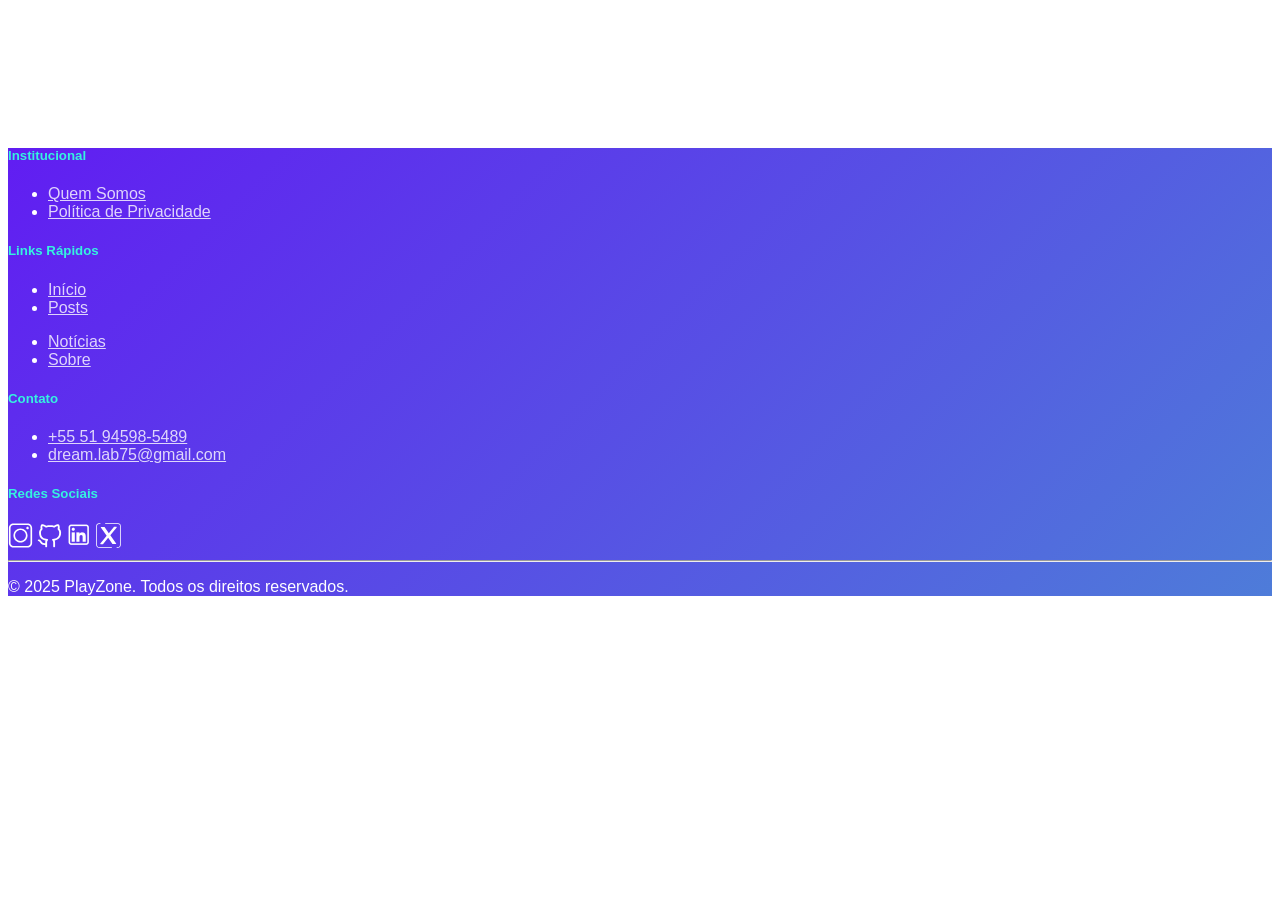
<file: footer.html>
<!DOCTYPE html>
<html lang="pt-BR">
<head>
  <meta charset="UTF-8">
  <meta name="viewport" content="width=device-width, initial-scale=1.0">
  <title>PlayZone - Blog de Videogames</title>
  <link href="style.css" rel="stylesheet">
</head>
<body>
    <footer class="footer-playzone py-4">
        <div class="container">
          <div class="row">
            <div class="col-md-3 mb-3">
              <h5><i ></i>Institucional</h5>
              <ul class="list-unstyled">
                <li><a href="quem-somos.php" class="text-decoration-none">Quem Somos</a></li>
                <li><a href="politica-privacidade.php" class="text-decoration-none">Política de Privacidade</a></li>
              </ul>
            </div>
            <div class="col-md-3 mb-3">
              <h5>Links Rápidos</h5>
              <div class="d-flex">
                <ul class="list-unstyled mb-0" style="width: 50%;">
                  <li><a href="/index.php" class="text-decoration-none">Início</a></li>
                  <li><a href="/posts-index/posts-view.php" class="text-decoration-none">Posts</a></li>
                </ul>
                <ul class="list-unstyled mb-0" style="width: 50%;">
                  <li><a href="/noticias-index/noticias-view.php" class="text-decoration-none">Notícias</a></li>
                  <li><a href="/quem-somos.php" class="text-decoration-none">Sobre</a></li>
                </ul>
              </div>
            </div>
            <div class="col-md-3 mb-3">
              <h5>Contato</h5>
              <ul class="list-unstyled">
                <li><a href="tel:+5551945985489" class="text-decoration-none"><i class="bi bi-telephone me-1"></i>+55 51 94598-5489</a></li>
                <li><a href="mailto:dream.lab75@gmail.com" class="text-decoration-none"><i class="bi bi-envelope me-1"></i>dream.lab75@gmail.com</a></li>
              </ul>
            </div>
            <div class="col-md-3 mb-3">
              <h5>Redes Sociais</h5>
              <div class="d-flex gap-3">
                <a href="https://www.instagram.com/senactech/" target="_blank" class="social-icon text-white text-decoration-none"><img src="/img/ícones-05.svg" alt=""></a>
                <a href="https://github.com/dreamlab75-arch/BlogPlayZone-main-main" target="_blank" class="social-icon text-white text-decoration-none"><img src="/img/git.svg" alt=""></a>
                <a href="https://www.linkedin.com/in/felipe-vitt-91728b23b?utm_source=share_via&utm_content=profile&utm_medium=member_android" target="_blank" class="social-icon text-white text-decoration-none"><img src="/img/Linkedin-png-linkedin-icon-1600.png" alt=""></a>
                <a href="#" class="social-icon text-white text-decoration-none"><img src="/img/ícones_x.svg" alt=""></a>
              </div>
            </div>
          </div>
          <hr style="background-color: rgba(255,255,255,0.2); opacity: 1;">
          <div class="text-center">
            <p class="mb-0 text-white-50">&copy; 2025 PlayZone. Todos os direitos reservados.
              &nbsp;&nbsp;
            </p>
          </div>
        </div>
      </footer>
</body>
</html>
</file>
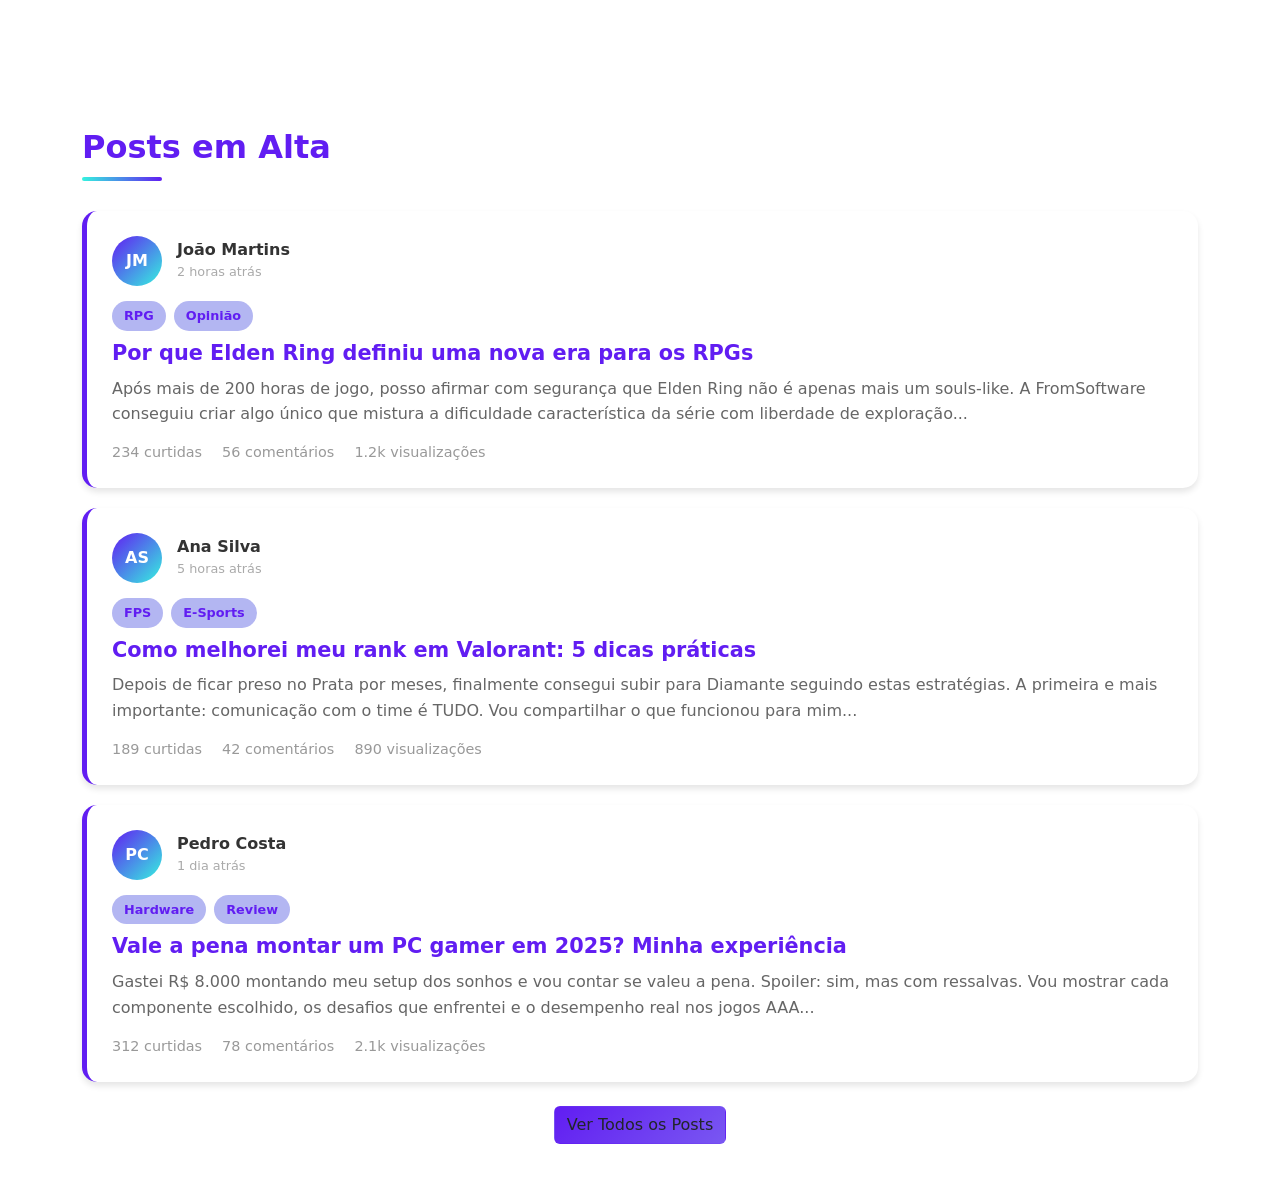
<file: posts-alta.html>
<!DOCTYPE html>
<html lang="pt-br">
<head>
  <meta charset="UTF-8">
  <meta name="viewport" content="width=device-width, initial-scale=1.0">
  <title>Posts em Alta - Play Zone</title>
  <!-- Link para o CSS -->
  <link href="style.css" rel="stylesheet">
  <!-- Link para o CSS do Bootstrap -->
  <link href="https://cdn.jsdelivr.net/npm/bootstrap@5.3.0-alpha1/dist/css/bootstrap.min.css" rel="stylesheet">
</head>
<body>
  <!-- ========== CONTEÚDO PRINCIPAL COM SIDEBAR ========== -->
  <!-- posts-alta.html -->
<section class="py-5">
  <div class="container">
    <div class="row">
      <div class="col-lg-12">
        <h2 class="section-title" id="posts">Posts em Alta</h2>

        <!-- Container que receberá os posts dinamicamente -->
        <div id="posts-container"></div>

        <!-- Botão Ver Mais Posts -->
        <div class="text-center mt-4">
          <button class="btn btn-ver-mais">
            <i></i>Ver Todos os Posts
          </button>
        </div>
      </div>
    </div>
  </div>

  
    <!-- Link para o JS externo -->
    <script src="posts.js"></script>
  </section>
</section>
</body>
</html>
</file>
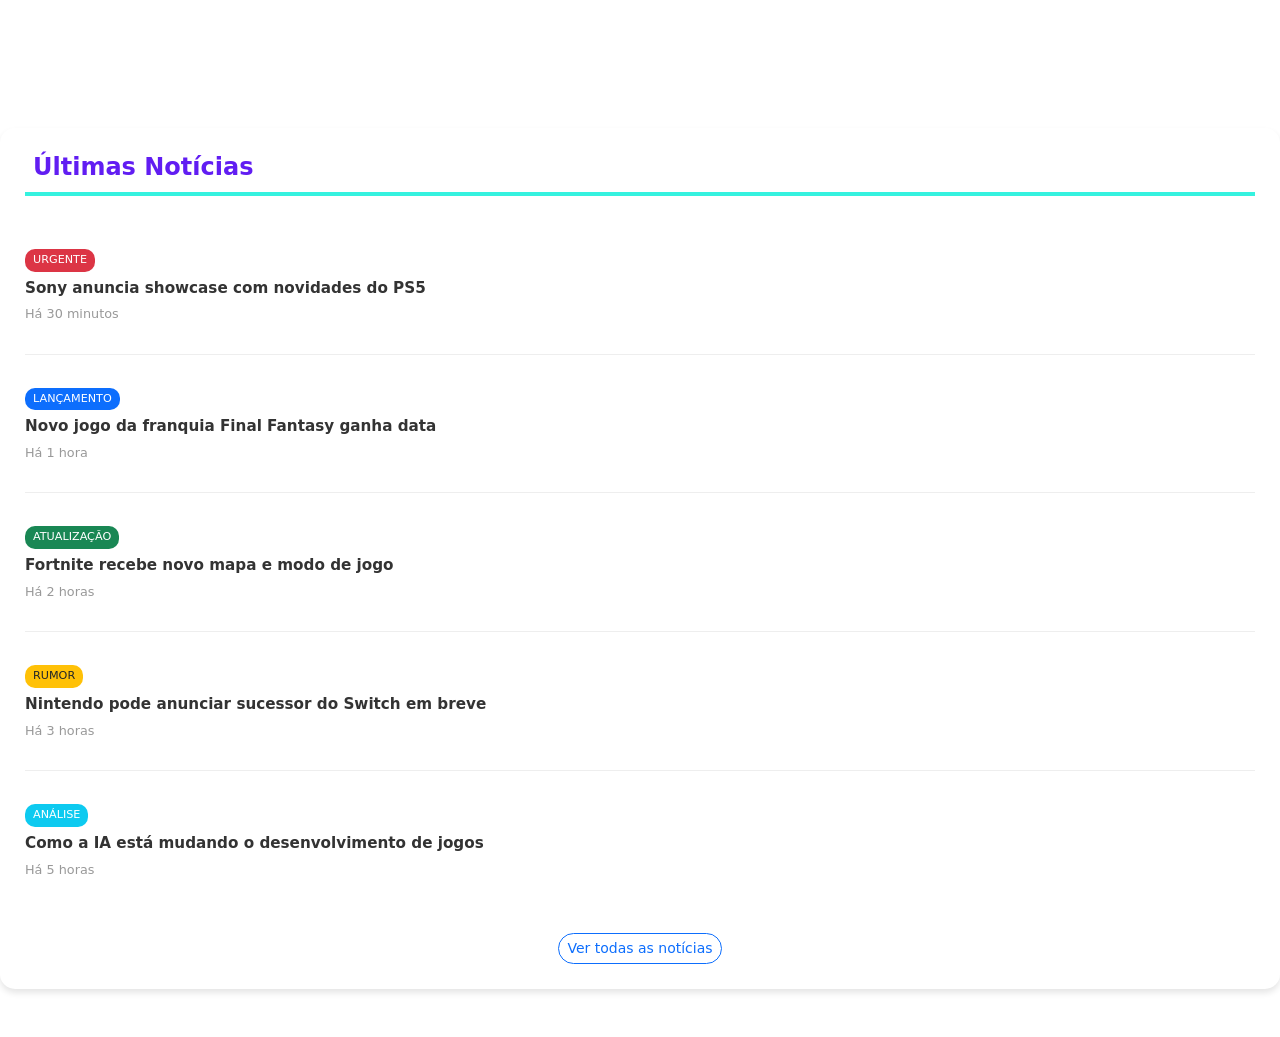
<file: sidebar-noticias.html>
<!DOCTYPE html>
<html lang="pt-br">
<head>
  <meta charset="UTF-8">
  <meta name="viewport" content="width=device-width, initial-scale=1.0">
  <title>Posts em Alta - Play Zone</title>
  <!-- Link para o CSS -->
  <link href="style.css" rel="stylesheet">
  <!-- Link para o CSS do Bootstrap -->
  <link href="https://cdn.jsdelivr.net/npm/bootstrap@5.3.0-alpha1/dist/css/bootstrap.min.css" rel="stylesheet">
</head>
<body>
  <!-- SIDEBAR DE NOTÍCIAS -->
  <section class="py-5">
  <div class="col-lg-12">
    <div class="news-sidebar" id="noticias">
      <h4><i class="bi bi-newspaper me-2"></i>Últimas Notícias</h4>
      
      <!-- Container que receberá as notícias dinamicamente -->
      <div id="noticias-container"></div>

      <div class="text-center mt-4">
        <a href="#" class="btn btn-outline-primary btn-sm rounded-pill">
          Ver todas as notícias <i></i>
        </a>
      </div>
    </div>
  </div>
  </section>

  <!-- Link para o JS externo -->
  <script src="noticias.js"></script>
</body>
</html>
</file>
<file: style.css>
body {
  padding-top: 80px;
  font-family: "Segoe UI", Tahoma, Geneva, Verdana, sans-serif;
}
.navbar-playzone {
  background: linear-gradient(135deg, #611df2 0%, #7957f2 50%, #b3b6f2 100%);
  padding: 15px 0;
}
.navbar-brand img {
  height: 50px;
  margin-right: 10px;
}
.navbar-playzone .navbar-brand {
  font-size: 1.8rem;
  font-weight: bold;
  color: white !important;
}
.navbar-playzone .nav-link {
  color: rgba(255, 255, 255, 0.95) !important;
  font-weight: 500;
  margin: 0 15px;
  transition: color 0.3s;
}
.navbar-playzone .nav-link:hover {
  color: #35f2df !important;
}
.nav-link-playzone {
  font-size: 1.05rem !important;
  letter-spacing: 0.3px;
}
.search-box {
  background-color: rgba(0, 0, 0, 0.3);
  border: none;
  border-radius: 25px;
  color: white;
  padding: 10px 25px;
  width: 200px;
}
.search-box::placeholder {
  color: rgba(255, 255, 255, 0.7);
}
.search-box:focus {
  background-color: rgba(0, 0, 0, 0.4);
  color: white;
  outline: none;
  box-shadow: 0 0 0 2px #35f2df;
}
.search-wrapper {
  position: relative;
}
.search-wrapper .search-box {
  padding-right: 40px;
}
.search-wrapper .search-icon {
  position: absolute;
  right: 13px;
  top: 50%;
  transform: translateY(-50%);
  color: rgba(255, 255, 255, 0.7);
  pointer-events: none;
  font-size: 0.95rem;
}
.btn-login {
  background-color: transparent;
  border: 2px solid #b3b6f2;
  color: white;
  border-radius: 25px;
  padding: 8px 25px;
  margin-right: 10px;
  transition: all 0.3s;
}
.btn-login:hover {
  background-color: #35f2df;
  transform: translateY(-2px);
  box-shadow: 0 4px 8px rgba(0, 0, 0, 0.2);
}
.btn-signup {
  background-color: #fbb034;
  border: none;
  color: #000;
  border-radius: 25px;
  padding: 8px 25px;
  font-weight: bold;
  transition: all 0.3s;
}
.btn-signup:hover {
  background-color: #35f2df;
  transform: translateY(-2px);
  box-shadow: 0 4px 8px rgba(0, 0, 0, 0.2);
}
.account-dropdown {
  position: relative;
}
.btn-account {
  background: rgba(255, 255, 255, 0.15);
  border: 2px solid rgba(255, 255, 255, 0.4);
  color: white;
  border-radius: 25px;
  padding: 7px 16px;
  font-size: 2rem;
  display: flex;
  align-items: center;
  gap: 6px;
  transition: all 0.3s;
}
.btn-account i {
  color: white !important;
}
.btn-account:hover {
  background: rgba(255, 255, 255, 0.25);
  color: white;
}
.chevron-icon {
  font-size: 1.2rem;
  transition: transform 0.3s ease;
}
.chevron-icon.open {
  transform: rotate(180deg);
}
.account-menu {
  display: none;
  position: absolute;
  right: 0;
  top: calc(100% + 10px);
  background: #fcfcfc;
  border: 1px solid rgba(179, 182, 242, 0.3);
  border-radius: 16px;
  padding: 16px;
  min-width: 200px;
  box-shadow: 0 8px 24px rgba(0, 0, 0, 0.4);
  z-index: 9999;
  animation: dropDown 0.2s ease;
}
.account-menu.open {
  display: block;
}
@keyframes dropDown {
  from {
    opacity: 0;
    transform: translateY(-8px);
  }
  to {
    opacity: 1;
    transform: translateY(0);
  }
}
.carousel-section {
  margin-top: 24px;
}
.carousel-item {
  height: 500px;
  background-size: cover;
  background-position: center;
  position: relative;
  border-radius: 16px;
  overflow: hidden;
  display: block;
  cursor: pointer;
}
.carousel-item::before {
  content: "";
  position: absolute;
  inset: 0;
  background: linear-gradient(
    to top,
    rgba(97, 29, 242, 0.85),
    rgba(97, 29, 242, 0.15),
    transparent 21%
  );
  z-index: 1;
}
.carousel-caption {
  position: absolute;
  inset: auto 0 0 0;
  padding: 40px;
  text-align: center;
  background: none;
  z-index: 2;
}
.carousel-caption h3 {
  font-size: 2.4rem;
  font-weight: 800;
  text-shadow: 0 4px 20px rgba(0, 0, 0, 0.35);
  text-align: center;
}
.carousel-caption p {
  max-width: 600px;
  text-align: center;
  margin: 0 auto;
}
.carousel-control-prev,
.carousel-control-next {
  width: auto;
}
.carousel-btn {
  background: rgba(255, 255, 255, 0.15);
  border: 2px solid rgba(255, 255, 255, 0.6);
  border-radius: 50%;
  width: 48px;
  height: 48px;
  display: flex;
  align-items: center;
  justify-content: center;
  backdrop-filter: blur(4px);
  transition: all 0.3s;
}
.carousel-btn:hover {
  background: #611df2;
  border-color: #611df2;
  transform: scale(1.1);
}
.carousel-btn i {
  color: white;
  font-size: 1.3rem;
  line-height: 1;
}
.container.posts-container {
  margin-top: 32px;
}
.post-card {
  background: white;
  border-radius: 15px;
  padding: 25px;
  margin-bottom: 20px;
  box-shadow: 0 4px 6px rgba(0, 0, 0, 0.1);
  transition: all 0.3s;
  border-left: 5px solid #611df2;
}
.post-card:hover {
  transform: translateY(-5px);
  box-shadow: 0 8px 15px rgba(97, 29, 242, 0.2);
}
.post-author {
  display: flex;
  align-items: center;
  margin-bottom: 15px;
}
.post-avatar {
  width: 50px;
  height: 50px;
  border-radius: 50%;
  background: linear-gradient(135deg, #611df2, #35f2df);
  display: flex;
  align-items: center;
  justify-content: center;
  color: white;
  font-weight: bold;
  margin-right: 15px;
}
.post-avatar img {
  width: 100%;
  height: 100%;
  object-fit: cover;
  border-radius: 50%;
}
.post-author-info h6 {
  margin: 0;
  font-weight: bold;
  color: #333;
}
.post-author-info small {
  color: #999;
}
.post-title {
  font-size: 1.3rem;
  font-weight: bold;
  color: #611df2;
  margin-bottom: 10px;
}
.post-excerpt {
  color: #666;
  line-height: 1.6;
  margin-bottom: 15px;
}
.post-stats {
  display: flex;
  gap: 20px;
  color: #999;
  font-size: 0.9rem;
}
.post-tag {
  background: #b3b6f2;
  color: #611df2;
  padding: 5px 12px;
  border-radius: 15px;
  font-size: 0.8rem;
  font-weight: 600;
  display: inline-block;
  margin-right: 8px;
  margin-bottom: 10px;
}
.post-footer {
  display: flex;
  align-items: center;
  justify-content: space-between;
  margin-top: 15px;
}
.btn-ler-post {
  background: linear-gradient(135deg, #611df2, #7957f2);
  color: white;
  border-radius: 20px;
  padding: 7px 18px;
  font-size: 0.85rem;
  font-weight: 600;
  text-decoration: none;
  transition: all 0.3s;
  white-space: nowrap;
}
.btn-ler-post:hover {
  background: linear-gradient(135deg, #7957f2, #b3b6f2);
  color: white;
  transform: translateX(3px);
}
.btn-ver-mais {
  background: linear-gradient(135deg, #611df2 0%, #7957f2 100%);
  border-radius: 25px;
  padding: 12px 40px;
  font-weight: bold;
  transition: all 0.3s;
}
.btn-ver-mais:hover {
  background: linear-gradient(135deg, #7957f2 0%, #b3b6f2 100%);
  transform: scale(1.05);
}
.section-title {
  color: #611df2;
  font-weight: bold;
  margin-bottom: 30px;
  position: relative;
  padding-bottom: 15px;
}
.section-title::after {
  content: "";
  position: absolute;
  bottom: 0;
  left: 0;
  width: 80px;
  height: 4px;
  background: linear-gradient(90deg, #35f2df, #611df2);
  border-radius: 2px;
}
.news-sidebar {
  background: white;
  border-radius: 15px;
  padding: 25px;
  box-shadow: 0 4px 6px rgba(0, 0, 0, 0.1);
  position: sticky;
  top: 100px;
}
.news-sidebar h4 {
  color: #611df2;
  font-weight: bold;
  margin-bottom: 20px;
  padding-bottom: 10px;
  border-bottom: 4px solid #35f2df;
}
.news-item {
  padding: 30px 0;
  border-bottom: 1px solid #eee;
  transition: all 0.3s;
}
.news-item:last-child {
  border-bottom: none;
}
.news-item:hover {
  background-color: #f8f9fa;
  padding-left: 10px;
  border-radius: 8px;
}
.news-item-title {
  font-weight: 600;
  color: #333;
  font-size: 0.95rem;
  margin-bottom: 5px;
}
.news-item-date {
  font-size: 0.8rem;
  color: #999;
}
.news-item-footer {
  display: flex;
  align-items: center;
  justify-content: space-between;
  margin-top: 6px;
}
.news-badge {
  font-size: 0.7rem;
  padding: 3px 8px;
  border-radius: 10px;
  margin-bottom: 5px;
  display: inline-block;
}
.btn-ler-noticia {
  font-size: 0.78rem;
  font-weight: 600;
  color: #611df2;
  text-decoration: none;
  white-space: nowrap;
  transition: color 0.2s;
}
.btn-ler-noticia:hover {
  color: #35f2df;
}
.btn-ler-noticia--indisponivel {
  font-size: 0.78rem;
  color: #bbb;
  cursor: default;
}
.noticia-card {
  background: none;
  border-radius: 0;
  padding: 18px 0;
  margin-bottom: 0;
  box-shadow: none;
  border-left: none;
  border-bottom: 1px solid #eee;
  transition: padding-left 0.2s;
}
.noticia-card:last-child {
  border-bottom: none;
}
.noticia-card:hover {
  padding-left: 8px;
}
.noticia-card .news-item-title {
  font-size: 1.1rem;
  font-weight: 700;
  color: #333;
  margin: 10px 0 8px;
}
.noticia-card .news-item-date {
  font-size: 0.85rem;
  color: #999;
  margin-top: 10px;
}
.noticias-lista .news-item {
  padding: 20px 25px;
  background: white;
  border-radius: 12px;
  margin-bottom: 16px;
  box-shadow: 0 2px 6px rgba(0, 0, 0, 0.07);
  border-left: 4px solid #611df2;
  transition: all 0.3s;
}
.noticias-lista .news-item:hover {
  transform: translateX(5px);
  box-shadow: 0 4px 12px rgba(97, 29, 242, 0.15);
}
.noticias-lista .news-item-title {
  font-size: 1.05rem;
  margin: 8px 0 6px;
}
.btn-voltar {
  display: inline-flex;
  align-items: center;
  gap: 6px;
  color: #611df2;
  font-weight: 600;
  text-decoration: none;
  margin-bottom: 28px;
  transition: gap 0.2s;
}
.btn-voltar:hover {
  gap: 10px;
  color: #611df2;
}
.footer-playzone {
  background: linear-gradient(135deg, #611df2 0%, #4e7cd9 100%);
  color: white;
  margin-top: 60px;
}
.footer-playzone h5 {
  color: #35f2df;
  font-weight: bold;
}
.footer-playzone a {
  color: rgba(255, 255, 255, 0.8);
  transition: color 0.3s;
}
.footer-playzone a:hover {
  color: #35f2df;
}
.social-icon {
  display: inline-flex;
  align-items: center;
  justify-content: center;
  background: none;
  width: auto;
  height: auto;
  line-height: normal;
  transition: transform 0.3s ease;
}
.social-icon:hover {
  transform: translateY(-3px);
}
.social-icon img {
  width: 25px;
  height: 25px;
  display: block;
  filter: brightness(0) invert(1);
}
.sobre-section {
  background: linear-gradient(135deg, #1a0a4a 0%, #611df2 50%, #7957f2 100%);
  padding: 60px 0;
  margin-top: 26px;
}
.sobre-section .section-title--light {
  color: white;
}
.sobre-section .section-title--light::after {
  background: linear-gradient(90deg, #35f2df, white);
}
.sobre-card {
  background: white;
  border-radius: 16px;
  padding: 30px;
  height: 100%;
  text-align: center;
  transition: transform 0.3s;
}
.sobre-card:hover {
  transform: translateY(-6px);
}
.sobre-icon {
  font-size: 2.5rem;
  margin-bottom: 16px;
}
.sobre-card h5 {
  font-weight: bold;
  color: #611df2;
  margin-bottom: 12px;
}
.sobre-card p {
  color: #666;
  line-height: 1.7;
  margin: 0;
}
.navbar-playzone {
  background: linear-gradient(
    135deg,
    rgba(97, 29, 242, 0.92) 0%,
    rgba(121, 87, 242, 0.92) 50%,
    rgba(179, 182, 242, 0.92) 100%
  ) !important;
  backdrop-filter: blur(12px);
  -webkit-backdrop-filter: blur(12px);
  transition: background 0.3s, box-shadow 0.3s;
}
.navbar-playzone.scrolled {
  box-shadow: 0 4px 24px rgba(97, 29, 242, 0.25);
}
.auth-body {
  background-image: url("img/fundo_blog.jpg");
  background-size: cover;
  background-position: center;
  min-height: 100vh;
  display: flex;
  align-items: center;
  justify-content: center;
  padding: 20px;
}
.auth-wrapper {
  width: 100%;
  max-width: 420px;
}
.auth-card {
  background: white;
  border-radius: 20px;
  padding: 40px;
  box-shadow: 0 20px 60px rgba(0, 0, 0, 0.3);
}
.auth-logo {
  text-align: center;
  margin-bottom: 24px;
}
.auth-logo img {
  height: 50px;
}
.auth-titulo {
  font-weight: 800;
  color: #611df2;
  text-align: center;
  margin-bottom: 4px;
}
.auth-subtitulo {
  color: #999;
  text-align: center;
  font-size: 0.9rem;
  margin-bottom: 28px;
}
.auth-input {
  border-radius: 10px;
  border: 1.5px solid #e0e0e0;
  padding: 10px 14px;
  transition: border-color 0.2s;
}
.auth-input:focus {
  border-color: #611df2;
  box-shadow: 0 0 0 3px rgba(97, 29, 242, 0.1);
}
.auth-link {
  text-align: center;
  margin-top: 20px;
  color: #999;
  font-size: 0.9rem;
}
.auth-link a {
  color: #611df2;
  font-weight: 600;
  text-decoration: none;
}
.auth-link a:hover {
  text-decoration: underline;
}
.adm-body {
  background: #f4f3ff;
  min-height: 100vh;
  padding-top: 0 !important;
}
.adm-layout {
  display: flex;
  min-height: 100vh;
}
.adm-sidebar {
  width: 240px;
  min-height: 100vh;
  background: linear-gradient(180deg, #623ece 0%, #611df2 100%);
  display: flex;
  flex-direction: column;
  padding: 24px 16px;
  position: fixed;
  top: 0;
  left: 0;
}
.adm-sidebar-logo {
  text-align: center;
  margin-bottom: 32px;
}
.adm-sidebar-logo img {
  height: 40px;
}
.adm-nav {
  flex: 1;
}
.adm-nav-label {
  color: rgba(255, 255, 255, 0.4);
  font-size: 0.7rem;
  font-weight: 700;
  letter-spacing: 1px;
  text-transform: uppercase;
  margin-bottom: 8px;
  padding-left: 12px;
}
.adm-nav-item {
  display: flex;
  align-items: center;
  gap: 10px;
  padding: 10px 12px;
  border-radius: 10px;
  color: rgba(255, 255, 255, 0.7);
  text-decoration: none;
  font-size: 0.9rem;
  transition: all 0.2s;
  margin-bottom: 4px;
}
.adm-nav-item:hover,
.adm-nav-item.active {
  background: rgba(255, 255, 255, 0.15);
  color: white;
}
.adm-nav-item--sair {
  color: #fca5a5;
}
.adm-nav-item--sair:hover {
  background: rgba(239, 68, 68, 0.2);
  color: #fca5a5;
}
.adm-sidebar-footer {
  border-top: 1px solid rgba(255, 255, 255, 0.1);
  padding-top: 16px;
}
.adm-main {
  margin-left: 240px;
  flex: 1;
  padding: 32px;
}
.adm-topbar {
  display: flex;
  align-items: center;
  justify-content: space-between;
  margin-bottom: 24px;
}
.adm-page-titulo {
  font-weight: 800;
  color: #1a0a4a;
  margin: 0;
}
.adm-usuario-logado {
  color: #611df2;
  font-weight: 600;
  font-size: 0.9rem;
}
.adm-card {
  background: white;
  border-radius: 16px;
  padding: 30px;
  box-shadow: 0 4px 6px rgba(0, 0, 0, 0.08);
}
.adm-section-titulo {
  font-weight: 700;
  color: #611df2;
  margin-bottom: 20px;
  padding-bottom: 12px;
  border-bottom: 3px solid #35f2df;
}
.adm-table {
  margin-bottom: 0;
}
.adm-table thead th {
  color: #611df2;
  font-weight: 600;
  border-bottom: 2px solid #f0f0f0;
}
.adm-table tbody tr:hover {
  background: #f8f7ff;
}
.adm-badge {
  padding: 4px 10px;
  border-radius: 20px;
  font-size: 0.75rem;
  font-weight: 600;
}
.adm-badge--adm {
  background: #ede9fe;
  color: #611df2;
}
.adm-badge--leitor {
  background: #e0f2fe;
  color: #0369a1;
}
.adm-badge--jornalista {
  background: #dcfce7;
  color: #15803d;
}
.btn-adm-deletar {
  color: #ef4444;
  background: #fee2e2;
  border: none;
  border-radius: 8px;
  padding: 6px 10px;
  cursor: pointer;
  transition: all 0.2s;
  text-decoration: none;
  display: inline-block;
}
.btn-adm-deletar:hover {
  background: #ef4444;
  color: white;
}
.btn-adm-editar {
  color: #2563eb;
  background: #dbeafe;
  border: none;
  border-radius: 8px;
  padding: 6px 10px;
  cursor: pointer;
  transition: all 0.2s;
  text-decoration: none;
  display: inline-block;
}
.adm-table td,
.adm-table th {
  vertical-align: middle;
}
.coluna-id {
  display: none;
}
.account-avatar {
  width: 34px;
  height: 34px;
  border-radius: 50%;
  object-fit: cover;
  border: 2px solid rgba(255, 255, 255, 0.6);
}
.adm-add-user-section {
  background: white;
  border-radius: 16px;
  padding: 30px;
  box-shadow: 0 4px 6px rgba(0, 0, 0, 0.08);
  margin-bottom: 24px;
  border-top: 4px solid #35f2df;
}
.btn-adm-add {
  background: linear-gradient(135deg, #8b5cf6 50%, #a78bfa 90%);
  color: white !important;
  border: none;
  border-radius: 12px;
  padding: 12px 24px;
  font-weight: 600;
  font-size: 0.95rem;
  transition: all 0.3s ease;
  text-shadow: 0 1px 2px rgba(0, 0, 0, 0.1);
}
.btn-adm-add:hover {
  background: linear-gradient(135deg, #a78bfa 50%, #a99ae6 90%);
  transform: translateY(-2px);
  box-shadow: 0 6px 20px rgba(139, 92, 246, 0.4);
  color: white !important;
}
.btn-adm-add:active {
  transform: translateY(0);
  box-shadow: 0 2px 8px rgba(139, 92, 246, 0.3);
}
.adm-form-input {
  border-radius: 10px;
  border: 2px solid #e8e8f0;
  padding: 12px 16px;
  font-size: 0.95rem;
  transition: all 0.2s;
}
.adm-form-input:focus {
  border-color: #8b5cf6;
  box-shadow: 0 0 0 3px rgba(139, 92, 246, 0.1);
  outline: none;
}
.adm-modal-overlay {
  position: fixed;
  top: 0;
  left: 0;
  right: 0;
  bottom: 0;
  background: rgba(0, 0, 0, 0.5);
  display: none;
  align-items: center;
  justify-content: center;
  z-index: 9999;
  backdrop-filter: blur(4px);
}
.adm-modal {
  background: white;
  border-radius: 20px;
  padding: 32px;
  max-width: 500px;
  width: 90%;
  max-height: 90vh;
  overflow-y: auto;
  box-shadow: 0 20px 60px rgba(0, 0, 0, 0.3);
  animation: modalSlideIn 0.3s ease;
}
@keyframes modalSlideIn {
  from {
    opacity: 0;
    transform: translateY(-20px) scale(0.95);
  }
  to {
    opacity: 1;
    transform: translateY(0) scale(1);
  }
}
.alert {
  animation: slideIn 0.3s ease;
  border-radius: 12px;
  border: none;
  box-shadow: 0 4px 12px rgba(0, 0, 0, 0.1);
}
@keyframes slideIn {
  from {
    opacity: 0;
    transform: translateY(-10px);
  }
  to {
    opacity: 1;
    transform: translateY(0);
  }
}
.posts-container {
  margin-top: 32px;
}

.posts-page-hero {
  background: linear-gradient(135deg, #1a0a4a 0%, #611df2 60%, #35f2df 100%);
  padding: 48px 0 36px;
  margin-bottom: 36px;
  position: relative;
  overflow: hidden;
}
.posts-page-hero::after {
  content: "";
  position: absolute;
  inset: 0;
  background: url("data:image/svg+xml,%3Csvg width='60' height='60' viewBox='0 0 60 60' xmlns='http://www.w3.org/2000/svg'%3E%3Cg fill='none' fill-rule='evenodd'%3E%3Cg fill='%23ffffff' fill-opacity='0.04'%3E%3Cpath d='M36 34v-4h-2v4h-4v2h4v4h2v-4h4v-2h-4zm0-30V0h-2v4h-4v2h4v4h2V6h4V4h-4zM6 34v-4H4v4H0v2h4v4h2v-4h4v-2H6zM6 4V0H4v4H0v2h4v4h2V6h4V4H6z'/%3E%3C/g%3E%3C/g%3E%3C/svg%3E");
  pointer-events: none;
}
.posts-page-hero h1 {
  color: white;
  font-weight: 800;
  font-size: 2.2rem;
  margin: 0;
}
.posts-page-hero p {
  color: rgba(255, 255, 255, 0.8);
  margin: 6px 0 0;
  font-size: 1rem;
}

.filtro-bar {
  background: white;
  border-radius: 14px;
  padding: 18px 20px;
  box-shadow: 0 2px 12px rgba(97, 29, 242, 0.1);
  margin-bottom: 28px;
  border: 1px solid rgba(97, 29, 242, 0.08);
}
.filtro-bar .form-control,
.filtro-bar .form-select {
  border-radius: 10px;
  border: 1.5px solid #e0e0f0;
  padding: 9px 14px;
  font-size: 0.9rem;
  transition: border-color 0.2s, box-shadow 0.2s;
}
.filtro-bar .form-control:focus,
.filtro-bar .form-select:focus {
  border-color: #611df2;
  box-shadow: 0 0 0 3px rgba(97, 29, 242, 0.1);
}
.btn-filtrar {
  background: linear-gradient(135deg, #611df2, #7957f2);
  color: white;
  border: none;
  border-radius: 10px;
  padding: 9px 20px;
  font-weight: 600;
  font-size: 0.9rem;
  transition: all 0.2s;
}
.btn-filtrar:hover {
  background: linear-gradient(135deg, #7957f2, #611df2);
  color: white;
  transform: translateY(-1px);
  box-shadow: 0 4px 12px rgba(97, 29, 242, 0.3);
}
.btn-tags-toggle {
  background: white;
  border: 1.5px solid #e0e0f0;
  color: #611df2;
  border-radius: 10px;
  padding: 9px 16px;
  font-size: 0.9rem;
  font-weight: 600;
  transition: all 0.2s;
  white-space: nowrap;
}
.btn-tags-toggle:hover,
.btn-tags-toggle.ativo {
  border-color: #611df2;
  background: #f5f2ff;
}
.tags-dropdown-wrap {
  position: relative;
}
.dropdown-tags-box {
  display: none;
  position: absolute;
  top: calc(100% + 8px);
  left: 0;
  min-width: 240px;
  max-height: 260px;
  overflow-y: auto;
  background: white;
  border: 1.5px solid rgba(97, 29, 242, 0.15);
  border-radius: 12px;
  padding: 12px;
  z-index: 1050;
  box-shadow: 0 8px 28px rgba(97, 29, 242, 0.15);
  animation: fadeDown 0.18s ease;
}
.dropdown-tags-box.aberto {
  display: block;
}
@keyframes fadeDown {
  from {
    opacity: 0;
    transform: translateY(-6px);
  }
  to {
    opacity: 1;
    transform: translateY(0);
  }
}
.tag-item {
  display: flex;
  align-items: center;
  gap: 8px;
  padding: 7px 10px;
  border-radius: 8px;
  cursor: pointer;
  transition: background 0.15s;
  font-size: 0.88rem;
  color: #333;
}
.tag-item:hover {
  background: #f5f2ff;
}
.tag-item input[type="checkbox"] {
  accent-color: #611df2;
  width: 15px;
  height: 15px;
}
.tags-selecionadas-bar {
  display: flex;
  flex-wrap: wrap;
  gap: 6px;
  margin-top: 10px;
}
.tag-ativa-pill {
  background: #ede8ff;
  color: #611df2;
  border-radius: 20px;
  padding: 3px 12px;
  font-size: 0.8rem;
  font-weight: 600;
  display: inline-flex;
  align-items: center;
  gap: 5px;
}
.tag-ativa-pill button {
  background: none;
  border: none;
  color: #611df2;
  font-size: 0.75rem;
  padding: 0;
  cursor: pointer;
  line-height: 1;
  opacity: 0.7;
}
.tag-ativa-pill button:hover {
  opacity: 1;
}

.resultado-info {
  color: #888;
  font-size: 0.9rem;
  margin-bottom: 16px;
}
.resultado-info strong {
  color: #611df2;
}

.paginacao {
  display: flex;
  justify-content: center;
  align-items: center;
  gap: 6px;
  margin-top: 36px;
  flex-wrap: wrap;
}
.paginacao a,
.paginacao span {
  min-width: 40px;
  height: 40px;
  display: flex;
  align-items: center;
  justify-content: center;
  border-radius: 10px;
  text-decoration: none;
  font-size: 0.9rem;
  font-weight: 600;
  transition: all 0.2s;
}
.paginacao a {
  background: white;
  color: #611df2;
  border: 1.5px solid rgba(97, 29, 242, 0.2);
}
.paginacao a:hover {
  background: #611df2;
  color: white;
  border-color: #611df2;
}
.paginacao a.atual {
  background: linear-gradient(135deg, #611df2, #7957f2);
  color: white;
  border-color: transparent;
}
.paginacao span.reticencias {
  color: #aaa;
  border: none;
  background: none;
}
.paginacao a.nav-pag {
  padding: 0 14px;
  min-width: auto;
  gap: 5px;
}

.modal-criar-overlay {
  display: none;
  position: fixed;
  inset: 0;
  background: rgba(20, 0, 60, 0.6);
  backdrop-filter: blur(6px);
  z-index: 9999;
  align-items: center;
  justify-content: center;
  padding: 20px;
}
.modal-criar-overlay.aberto {
  display: flex;
  animation: fadeIn 0.2s ease;
}
@keyframes fadeIn {
  from {
    opacity: 0;
  }
  to {
    opacity: 1;
  }
}
.modal-criar-box {
  background: white;
  border-radius: 20px;
  padding: 36px;
  width: 100%;
  max-width: 620px;
  max-height: 90vh;
  overflow-y: auto;
  box-shadow: 0 24px 64px rgba(97, 29, 242, 0.3);
  animation: slideUp 0.25s ease;
}
@keyframes slideUp {
  from {
    opacity: 0;
    transform: translateY(20px) scale(0.97);
  }
  to {
    opacity: 1;
    transform: translateY(0) scale(1);
  }
}
.modal-criar-box h3 {
  font-weight: 800;
  color: #611df2;
  margin-bottom: 6px;
}
.modal-criar-box .modal-subtitulo {
  color: #999;
  font-size: 0.9rem;
  margin-bottom: 24px;
}
.modal-criar-box .form-label {
  font-weight: 600;
  color: #333;
  font-size: 0.88rem;
  margin-bottom: 6px;
}
.modal-criar-box .form-control,
.modal-criar-box .form-select {
  border-radius: 10px;
  border: 1.5px solid #e0e0f0;
  padding: 10px 14px;
  font-size: 0.93rem;
  transition: all 0.2s;
}
.modal-criar-box .form-control:focus,
.modal-criar-box .form-select:focus {
  border-color: #611df2;
  box-shadow: 0 0 0 3px rgba(97, 29, 242, 0.1);
}
.modal-criar-box textarea {
  resize: vertical;
  min-height: 140px;
}
.modal-divider {
  height: 1px;
  background: #f0f0f0;
  margin: 20px 0;
}
.btn-modal-cancelar {
  background: #f4f4f4;
  color: #555;
  border: none;
  border-radius: 12px;
  padding: 11px 24px;
  font-weight: 600;
  transition: all 0.2s;
}
.btn-modal-cancelar:hover {
  background: #e8e8e8;
}
.btn-modal-publicar {
  background: linear-gradient(135deg, #611df2, #7957f2);
  color: white;
  border: none;
  border-radius: 12px;
  padding: 11px 28px;
  font-weight: 700;
  transition: all 0.2s;
}
.btn-modal-publicar:hover {
  background: linear-gradient(135deg, #7957f2, #b3b6f2);
  color: white;
  transform: translateY(-1px);
  box-shadow: 0 6px 20px rgba(97, 29, 242, 0.3);
}
.tags-modal-grid {
  display: flex;
  flex-wrap: wrap;
  gap: 7px;
  margin-top: 4px;
}
.tag-check-pill {
  position: relative;
}
.tag-check-pill input[type="checkbox"] {
  position: absolute;
  opacity: 0;
  width: 0;
}
.tag-check-pill label {
  display: inline-block;
  padding: 5px 14px;
  border-radius: 20px;
  border: 1.5px solid #ddd;
  color: #666;
  font-size: 0.82rem;
  font-weight: 600;
  cursor: pointer;
  transition: all 0.15s;
  user-select: none;
}
.tag-check-pill input:checked + label {
  background: #611df2;
  border-color: #611df2;
  color: white;
}
.tag-check-pill label:hover {
  border-color: #611df2;
  color: #611df2;
}
.btn-criar-noticia,
.btn-criar-post {
  background: linear-gradient(135deg, #fbb034, #f9a01b);
  color: #1a0a4a;
  border: none;
  border-radius: 25px;
  padding: 10px 24px;
  font-weight: 700;
  font-size: 0.95rem;
  display: inline-flex;
  align-items: center;
  gap: 8px;
  transition: all 0.25s;
  box-shadow: 0 4px 14px rgba(251, 176, 52, 0.3);
}
.btn-criar-noticia:hover,
.btn-criar-post:hover {
  transform: translateY(-2px);
  box-shadow: 0 8px 24px rgba(251, 176, 52, 0.4);
}
.empty-state {
  text-align: center;
  padding: 60px 20px;
  color: #aaa;
}
.empty-state i {
  font-size: 3rem;
  margin-bottom: 16px;
  display: block;
  color: #ddd;
}
.empty-state p {
  font-size: 1rem;
  margin: 0;
}
.post-author-info small {
  color: #aaa;
  font-size: 0.8rem;
}

.post-single-wrap {
  max-width: 780px;
  margin: 0 auto;
  padding: 40px 0 80px;
}
.post-single-card {
  background: white;
  border-radius: 20px;
  padding: 40px 44px;
  box-shadow: 0 4px 24px rgba(97, 29, 242, 0.08);
  border-top: 5px solid #611df2;
}
@media (max-width: 600px) {
  .post-single-card {
    padding: 24px 20px;
  }
}
.post-single-tags {
  display: flex;
  flex-wrap: wrap;
  gap: 7px;
  margin-bottom: 16px;
}
.post-single-tag {
  background: #ede8ff;
  color: #611df2;
  padding: 4px 14px;
  border-radius: 20px;
  font-size: 0.78rem;
  font-weight: 700;
  letter-spacing: 0.3px;
}
.post-single-titulo {
  font-size: 1.9rem;
  font-weight: 800;
  color: #1a0a4a;
  line-height: 1.25;
  margin-bottom: 20px;
}
.post-single-autor {
  display: flex;
  align-items: center;
  gap: 12px;
  margin-bottom: 28px;
  padding-bottom: 22px;
  border-bottom: 2px solid #f5f3ff;
}
.post-single-avatar {
  width: 48px;
  height: 48px;
  border-radius: 50%;
  object-fit: cover;
  border: 3px solid #ede8ff;
}
.post-single-autor-info h6 {
  margin: 0 0 2px;
  font-weight: 700;
  color: #1a0a4a;
  font-size: 0.95rem;
}
.post-single-autor-info small {
  color: #aaa;
  font-size: 0.82rem;
  display: flex;
  align-items: center;
  gap: 10px;
}
.post-single-autor-info small span {
  display: flex;
  align-items: center;
  gap: 4px;
}
.post-single-imagem {
  width: 100%;
  max-height: 380px;
  object-fit: cover;
  border-radius: 14px;
  margin-bottom: 28px;
}
.post-single-body {
  color: #3d3552;
  font-size: 1.05rem;
  line-height: 1.85;
}
.post-single-body p {
  margin-bottom: 20px;
}
.post-acoes {
  display: flex;
  align-items: center;
  gap: 12px;
  margin-top: 36px;
  padding-top: 24px;
  border-top: 2px solid #f5f3ff;
  flex-wrap: wrap;
}
.btn-curtir {
  display: inline-flex;
  align-items: center;
  gap: 7px;
  border: 2px solid #e0ddf5;
  background: white;
  color: #555;
  border-radius: 25px;
  padding: 9px 20px;
  font-weight: 600;
  font-size: 0.9rem;
  cursor: pointer;
  transition: all 0.2s;
}
.btn-curtir:hover {
  border-color: #e74c3c;
  color: #e74c3c;
  background: #fff5f5;
}
.btn-curtir.curtido {
  background: #fff0f0;
  border-color: #e74c3c;
  color: #e74c3c;
}
.btn-curtir i {
  font-size: 1rem;
}
.stat-pill {
  display: inline-flex;
  align-items: center;
  gap: 6px;
  color: #888;
  font-size: 0.88rem;
  padding: 9px 16px;
  border-radius: 25px;
  background: #f8f7ff;
  font-weight: 500;
}
.stat-pill i {
  color: #611df2;
}
.acoes-login-aviso {
  font-size: 0.83rem;
  color: #aaa;
}
.acoes-login-aviso a {
  color: #611df2;
  font-weight: 600;
  text-decoration: none;
}

.comentarios-section {
  margin-top: 40px;
  background: white;
  border-radius: 20px;
  padding: 32px 44px;
  box-shadow: 0 4px 24px rgba(97, 29, 242, 0.06);
}
@media (max-width: 600px) {
  .comentarios-section {
    padding: 24px 20px;
  }
}
.comentarios-titulo {
  font-weight: 800;
  color: #1a0a4a;
  font-size: 1.1rem;
  margin-bottom: 24px;
  display: flex;
  align-items: center;
  gap: 8px;
}
.comentarios-titulo span {
  background: #ede8ff;
  color: #611df2;
  border-radius: 20px;
  padding: 2px 10px;
  font-size: 0.8rem;
  font-weight: 700;
}
.form-comentario {
  display: flex;
  gap: 12px;
  align-items: flex-start;
  margin-bottom: 28px;
}
.form-comentario .avatar-mini {
  width: 38px;
  height: 38px;
  border-radius: 50%;
  object-fit: cover;
  border: 2px solid #ede8ff;
  flex-shrink: 0;
  margin-top: 2px;
}
.form-comentario textarea {
  flex: 1;
  border: 1.5px solid #e0e0f0;
  border-radius: 14px;
  padding: 12px 16px;
  font-size: 0.9rem;
  resize: none;
  min-height: 70px;
  transition: all 0.2s;
  color: #333;
}
.form-comentario textarea:focus {
  border-color: #611df2;
  box-shadow: 0 0 0 3px rgba(97, 29, 242, 0.08);
  outline: none;
  min-height: 90px;
}
.btn-enviar-comentario {
  background: linear-gradient(135deg, #611df2, #7957f2);
  color: white;
  border: none;
  border-radius: 10px;
  padding: 9px 18px;
  font-size: 0.85rem;
  font-weight: 700;
  cursor: pointer;
  transition: all 0.2s;
  white-space: nowrap;
  margin-top: 2px;
}
.btn-enviar-comentario:hover {
  transform: translateY(-1px);
  box-shadow: 0 4px 12px rgba(97, 29, 242, 0.3);
}
.comentario-item {
  display: flex;
  gap: 12px;
  padding: 16px 0;
  border-bottom: 1px solid #f5f3ff;
}
.comentario-item:last-child {
  border-bottom: none;
}
.comentario-item .avatar-mini {
  width: 36px;
  height: 36px;
  border-radius: 50%;
  object-fit: cover;
  border: 2px solid #ede8ff;
  flex-shrink: 0;
}
.comentario-corpo {
  flex: 1;
}
.comentario-autor {
  font-weight: 700;
  color: #1a0a4a;
  font-size: 0.88rem;
  display: inline;
}
.comentario-tempo {
  color: #bbb;
  font-size: 0.78rem;
  margin-left: 8px;
}
.comentario-texto {
  color: #555;
  font-size: 0.9rem;
  line-height: 1.55;
  margin-top: 4px;
}
.aviso-login-comentar {
  background: #f8f7ff;
  border-radius: 12px;
  padding: 18px 20px;
  text-align: center;
  color: #888;
  font-size: 0.9rem;
  margin-bottom: 28px;
}
.aviso-login-comentar a {
  color: #611df2;
  font-weight: 700;
  text-decoration: none;
}
.sem-comentarios {
  text-align: center;
  color: #ccc;
  padding: 28px 0;
  font-size: 0.9rem;
}
.sem-comentarios i {
  font-size: 2rem;
  display: block;
  margin-bottom: 8px;
}

.painel-body {
  background: #f4f3ff;
  min-height: 100vh;
  padding-top: 0 !important;
}
.painel-layout {
  display: flex;
  min-height: 100vh;
}

.painel-sidebar {
  width: 260px;
  min-height: 100vh;
  background: linear-gradient(180deg, #623ece 0%, #611df2 100%);
  display: flex;
  flex-direction: column;
  padding: 32px 16px 24px;
  position: fixed;
  top: 0;
  left: 0;
  overflow-y: auto;
}

.painel-sidebar-perfil {
  text-align: center;
  padding-bottom: 24px;
  border-bottom: 1px solid rgba(255, 255, 255, 0.12);
  margin-bottom: 20px;
}
.painel-sidebar-avatar-wrap {
  display: flex;
  justify-content: center;
  margin-bottom: 12px;
}
.painel-sidebar-avatar {
  width: 80px;
  height: 80px;
  border-radius: 50%;
  object-fit: cover;
  border: 3px solid rgba(255, 255, 255, 0.4);
  box-shadow: 0 4px 16px rgba(0, 0, 0, 0.2);
}
.painel-sidebar-nome {
  color: white;
  font-weight: 700;
  font-size: 1rem;
  margin-bottom: 4px;
}
.painel-sidebar-perfil-tipo {
  color: rgba(255, 255, 255, 0.6);
  font-size: 0.78rem;
  display: flex;
  align-items: center;
  justify-content: center;
  gap: 5px;
  margin-bottom: 10px;
}
.painel-sidebar-bio {
  color: rgba(255, 255, 255, 0.65);
  font-size: 0.78rem;
  line-height: 1.5;
  margin: 0;
  word-break: break-word;
}

.painel-sidebar-stats {
  display: flex;
  justify-content: space-around;
  margin-bottom: 24px;
  padding-bottom: 20px;
  border-bottom: 1px solid rgba(255, 255, 255, 0.12);
}
.painel-stat {
  display: flex;
  flex-direction: column;
  align-items: center;
  gap: 2px;
}
.painel-stat-num {
  color: white;
  font-weight: 800;
  font-size: 1.2rem;
  line-height: 1;
}
.painel-stat-label {
  color: rgba(255, 255, 255, 0.55);
  font-size: 0.7rem;
  text-transform: uppercase;
  letter-spacing: 0.5px;
}

.painel-nav {
  flex: 1;
}
.painel-main {
  margin-left: 260px;
  flex: 1;
  padding: 32px;
  min-height: 100vh;
}

.painel-posts-header {
  display: flex;
  align-items: center;
  justify-content: space-between;
  margin-bottom: 24px;
  flex-wrap: wrap;
  gap: 12px;
}

.painel-posts-grid {
  display: grid;
  grid-template-columns: repeat(auto-fill, minmax(240px, 1fr));
  gap: 20px;
}

.painel-post-card {
  background: white;
  border-radius: 16px;
  overflow: hidden;
  box-shadow: 0 2px 12px rgba(97, 29, 242, 0.08);
  transition: transform 0.2s, box-shadow 0.2s;
  display: flex;
  flex-direction: column;
}
.painel-post-card:hover {
  transform: translateY(-4px);
  box-shadow: 0 8px 24px rgba(97, 29, 242, 0.15);
}

.painel-post-thumb {
  height: 120px;
  background: linear-gradient(135deg, #ede8ff, #c8c5f7);
  background-size: cover;
  background-position: center;
  display: flex;
  align-items: center;
  justify-content: center;
  flex-shrink: 0;
}
.painel-post-thumb i {
  font-size: 2.5rem;
  color: rgba(97, 29, 242, 0.25);
}

.painel-post-tags {
  padding: 10px 14px 0;
  display: flex;
  flex-wrap: wrap;
  gap: 4px;
  align-items: center;
}
.painel-post-titulo {
  padding: 8px 14px 0;
  font-weight: 700;
  color: #1a0a4a;
  font-size: 0.9rem;
  line-height: 1.3;
  margin: 0;
  display: -webkit-box;
  -webkit-line-clamp: 2;
  -webkit-box-orient: vertical;
  overflow: hidden;
}
.painel-post-trecho {
  padding: 6px 14px 0;
  font-size: 0.78rem;
  color: #888;
  line-height: 1.5;
  margin: 0;
  display: -webkit-box;
  -webkit-line-clamp: 2;
  -webkit-box-orient: vertical;
  overflow: hidden;
  flex: 1;
}
.painel-post-stats {
  padding: 10px 14px 4px;
  display: flex;
  gap: 12px;
  font-size: 0.78rem;
  color: #999;
}
.painel-post-data {
  padding: 0 14px 8px;
  font-size: 0.75rem;
  color: #bbb;
  display: flex;
  align-items: center;
  gap: 4px;
}

.painel-post-acoes {
  display: flex;
  border-top: 1px solid #f5f3ff;
  margin-top: auto;
}
.painel-btn-ver,
.painel-btn-editar,
.painel-btn-deletar {
  flex: 1;
  padding: 10px 0;
  border: none;
  background: none;
  font-size: 0.78rem;
  font-weight: 600;
  cursor: pointer;
  transition: background 0.15s;
  display: flex;
  align-items: center;
  justify-content: center;
  gap: 4px;
  text-decoration: none;
}
.painel-btn-ver {
  color: #611df2;
  border-right: 1px solid #f5f3ff;
}
.painel-btn-ver:hover {
  background: #f5f2ff;
  color: #611df2;
}
.painel-btn-editar {
  color: #2563eb;
  border-right: 1px solid #f5f3ff;
}
.painel-btn-editar:hover {
  background: #eff6ff;
}
.painel-btn-deletar {
  color: #ef4444;
}
.painel-btn-deletar:hover {
  background: #fff5f5;
}

.painel-empty {
  text-align: center;
  padding: 80px 20px;
  color: #bbb;
}
.painel-empty i {
  font-size: 3.5rem;
  display: block;
  margin-bottom: 16px;
  color: #ddd;
}
.painel-empty p {
  font-size: 1rem;
  margin-bottom: 0;
}

.painel-avatar-preview-wrap {
  display: flex;
  justify-content: center;
}
.painel-avatar-preview {
  width: 90px;
  height: 90px;
  border-radius: 50%;
  object-fit: cover;
  border: 3px solid #ede8ff;
  box-shadow: 0 4px 16px rgba(97, 29, 242, 0.1);
}

@media (max-width: 768px) {
  .painel-sidebar {
    width: 100%;
    min-height: auto;
    position: relative;
    flex-direction: row;
    flex-wrap: wrap;
    padding: 16px;
    gap: 12px;
  }
  .painel-main {
    margin-left: 0;
    padding: 20px 16px;
  }
  .painel-layout {
    flex-direction: column;
  }
  .painel-posts-grid {
    grid-template-columns: 1fr 1fr;
  }
}
@media (max-width: 480px) {
  .painel-posts-grid {
    grid-template-columns: 1fr;
  }
}

.noticias-hero {
  background: linear-gradient(135deg, #1a0a4a 0%, #611df2 60%, #35f2df 100%);
  padding: 48px 0 36px;
  margin-bottom: 36px;
  position: relative;
  overflow: hidden;
}
.noticias-hero::after {
  content: "";
  position: absolute;
  inset: 0;
  background: url("data:image/svg+xml,%3Csvg width='60' height='60' viewBox='0 0 60 60' xmlns='http://www.w3.org/2000/svg'%3E%3Cg fill='none' fill-rule='evenodd'%3E%3Cg fill='%23ffffff' fill-opacity='0.04'%3E%3Cpath d='M36 34v-4h-2v4h-4v2h4v4h2v-4h4v-2h-4zm0-30V0h-2v4h-4v2h4v4h2V6h4V4h-4zM6 34v-4H4v4H0v2h4v4h2v-4h4v-2H6zM6 4V0H4v4H0v2h4v4h2V6h4V4H6z'/%3E%3C/g%3E%3C/g%3E%3C/svg%3E");
  pointer-events: none;
}
.noticias-hero h1 {
  color: white;
  font-weight: 800;
  font-size: 2.2rem;
  margin: 0;
  position: relative;
  z-index: 1;
}
.noticias-hero p {
  color: rgba(255, 255, 255, 0.8);
  margin: 6px 0 0;
  font-size: 1rem;
  position: relative;
  z-index: 1;
}
.noticias-page-container {
  padding-bottom: 60px;
}

.noticia-lista-card {
  display: flex;
  gap: 16px;
  background: white;
  border-radius: 14px;
  overflow: hidden;
  margin-bottom: 16px;
  box-shadow: 0 2px 10px rgba(97, 29, 242, 0.07);
  text-decoration: none;
  transition: transform 0.2s, box-shadow 0.2s;
  border-left: 4px solid transparent;
}
.noticia-lista-card:hover {
  transform: translateY(-3px);
  box-shadow: 0 8px 24px rgba(97, 29, 242, 0.13);
  border-left-color: #611df2;
}
.noticia-lista-thumb {
  width: 160px;
  min-width: 160px;
  background: #ede8ff center/cover no-repeat;
  flex-shrink: 0;
}
.noticia-lista-corpo {
  padding: 18px 18px 18px 0;
  display: flex;
  flex-direction: column;
  justify-content: center;
  gap: 6px;
  flex: 1;
}
.noticia-lista-categoria {
  font-size: 0.72rem;
  font-weight: 800;
  letter-spacing: 1.2px;
  text-transform: uppercase;
}
.noticia-lista-titulo {
  font-size: 1.05rem;
  font-weight: 700;
  color: #1a0a4a;
  margin: 0;
  line-height: 1.35;
  display: -webkit-box;
  -webkit-line-clamp: 2;
  -webkit-box-orient: vertical;
  overflow: hidden;
}
.noticia-lista-resumo {
  font-size: 0.85rem;
  color: #777;
  margin: 0;
  line-height: 1.5;
  display: -webkit-box;
  -webkit-line-clamp: 2;
  -webkit-box-orient: vertical;
  overflow: hidden;
}
.noticia-lista-meta {
  display: flex;
  gap: 14px;
  font-size: 0.78rem;
  color: #aaa;
  flex-wrap: wrap;
  margin-top: 4px;
}
.noticia-lista-meta i {
  color: #611df2;
}
@media (max-width: 560px) {
  .noticia-lista-thumb {
    width: 100px;
    min-width: 100px;
  }
  .noticia-lista-titulo {
    font-size: 0.95rem;
  }
}

.noticias-categorias-lista {
  display: flex;
  flex-wrap: wrap;
  gap: 8px;
  margin-top: 12px;
}
.noticia-categoria-pill {
  display: inline-block;
  padding: 5px 14px;
  border-radius: 20px;
  background: #f5f2ff;
  color: #611df2;
  font-size: 0.82rem;
  font-weight: 600;
  text-decoration: none;
  transition: all 0.2s;
  border: 1.5px solid transparent;
}
.noticia-categoria-pill:hover,
.noticia-categoria-pill.ativa {
  background: #611df2;
  color: white;
}

.noticia-single-container {
  padding-top: 32px;
  padding-bottom: 80px;
}

.noticia-single-secao {
  display: flex;
  align-items: center;
  gap: 8px;
  margin-bottom: 16px;
  font-size: 0.78rem;
  font-weight: 700;
  letter-spacing: 1px;
}
.noticia-single-categoria {
  text-transform: uppercase;
  padding-bottom: 2px;
}
.noticia-single-secao-sep {
  color: #ccc;
}
.noticia-single-secao-tipo {
  color: #aaa;
  text-decoration: underline;
  text-underline-offset: 3px;
}

/* Título grande */
.noticia-single-titulo {
  font-size: 2.2rem;
  font-weight: 900;
  color: #0d0d0d;
  line-height: 1.15;
  margin-bottom: 16px;
  letter-spacing: -0.5px;
}
@media (max-width: 600px) {
  .noticia-single-titulo {
    font-size: 1.6rem;
  }
}

.noticia-single-resumo {
  font-size: 1.1rem;
  color: #555;
  line-height: 1.6;
  margin-bottom: 0;
  font-weight: 400;
}

.noticia-single-divisor {
  border-color: #eee;
  margin: 16px 0;
}

.noticia-single-datas {
  display: flex;
  align-items: center;
  justify-content: space-between;
  flex-wrap: wrap;
  gap: 8px;
  font-size: 0.82rem;
  color: #888;
}
.noticia-single-views {
  display: flex;
  align-items: center;
  gap: 4px;
}


.noticia-single-autor {
  display: flex;
  align-items: center;
  gap: 12px;
}
.noticia-single-autor-avatar {
  width: 44px;
  height: 44px;
  border-radius: 50%;
  overflow: hidden;
  background: linear-gradient(135deg, #611df2, #35f2df);
  flex-shrink: 0;
  display: flex;
  align-items: center;
  justify-content: center;
}
.noticia-single-autor-avatar img {
  width: 100%;
  height: 100%;
  object-fit: cover;
}
.noticia-autor-iniciais {
  color: white;
  font-weight: 800;
  font-size: 1.1rem;
}
.noticia-single-autor-nome {
  font-weight: 700;
  color: #1a0a4a;
  font-size: 0.9rem;
  text-transform: uppercase;
  letter-spacing: 0.5px;
}
.noticia-single-autor-cargo {
  font-size: 0.78rem;
  color: #aaa;
}

.noticia-single-figura {
  margin: 24px 0;
}
.noticia-single-imagem {
  width: 100%;
  max-height: 460px;
  object-fit: cover;
  border-radius: 12px;
}

.noticia-single-body {
  margin-top: 8px;
}
.noticia-single-paragrafo {
  font-size: 1.08rem;
  line-height: 1.85;
  color: #2d2d2d;
  margin-bottom: 22px;
  font-family: Georgia, "Times New Roman", serif;
}
.noticia-paragrafo-destaque {
  font-size: 1.15rem;
  font-weight: 500;
  color: #111;
}
.noticia-paragrafo-destaque strong,
.noticia-paragrafo-destaque b {
  font-weight: 700;
}

.noticia-single-rodape {
  display: flex;
  align-items: center;
  justify-content: space-between;
  margin-top: 32px;
  padding-top: 24px;
  border-top: 2px solid #f0f0f0;
  flex-wrap: wrap;
  gap: 12px;
}
.noticia-compartilhar {
  display: flex;
  align-items: center;
  gap: 10px;
  font-size: 0.85rem;
  color: #aaa;
}
.noticia-share-btn {
  width: 36px;
  height: 36px;
  border-radius: 50%;
  display: flex;
  align-items: center;
  justify-content: center;
  font-size: 1rem;
  text-decoration: none;
  transition: transform 0.2s;
}
.noticia-share-btn:hover {
  transform: scale(1.15);
}
.noticia-share-x {
  background: #000;
  color: white;
}
.noticia-share-wa {
  background: #25d366;
  color: white;
}

.noticia-relacionadas {
  margin-top: 48px;
  padding-top: 32px;
  border-top: 2px solid #f0f0f0;
}
.noticia-relacionadas-titulo {
  font-weight: 800;
  color: #1a0a4a;
  font-size: 1.2rem;
  margin-bottom: 20px;
  position: relative;
  padding-bottom: 12px;
}
.noticia-relacionadas-titulo::after {
  content: "";
  position: absolute;
  bottom: 0;
  left: 0;
  width: 50px;
  height: 3px;
  background: linear-gradient(90deg, #35f2df, #611df2);
  border-radius: 2px;
}
.noticia-rel-card {
  display: flex;
  flex-direction: column;
  text-decoration: none;
  border-radius: 12px;
  overflow: hidden;
  background: white;
  box-shadow: 0 2px 10px rgba(97, 29, 242, 0.07);
  transition: transform 0.2s, box-shadow 0.2s;
  height: 100%;
}
.noticia-rel-card:hover {
  transform: translateY(-4px);
  box-shadow: 0 8px 20px rgba(97, 29, 242, 0.13);
}
.noticia-rel-thumb {
  height: 110px;
  background: #ede8ff center/cover no-repeat;
  display: flex;
  align-items: center;
  justify-content: center;
}
.noticia-rel-thumb i {
  font-size: 2rem;
  color: rgba(97, 29, 242, 0.2);
}
.noticia-rel-corpo {
  padding: 12px;
  flex: 1;
  display: flex;
  flex-direction: column;
  gap: 6px;
}
.noticia-rel-cat {
  font-size: 0.68rem;
  font-weight: 800;
  letter-spacing: 1px;
  text-transform: uppercase;
}
.noticia-rel-titulo {
  font-size: 0.88rem;
  font-weight: 700;
  color: #1a0a4a;
  line-height: 1.35;
  display: -webkit-box;
  -webkit-line-clamp: 3;
  -webkit-box-orient: vertical;
  overflow: hidden;
}
.noticia-rel-data {
  font-size: 0.75rem;
  color: #bbb;
  display: flex;
  align-items: center;
  gap: 4px;
  margin-top: auto;
}

.noticias-hero {
  background: linear-gradient(135deg, #1a0a4a 0%, #611df2 60%, #4e7cd9 100%);
  padding: 48px 0 36px;
  margin-bottom: 36px;
  position: relative;
  overflow: hidden;
}
.noticias-hero::after {
  content: "";
  position: absolute;
  inset: 0;
  background: url("data:image/svg+xml,%3Csvg width='60' height='60' viewBox='0 0 60 60' xmlns='http://www.w3.org/2000/svg'%3E%3Cg fill='none' fill-rule='evenodd'%3E%3Cg fill='%23ffffff' fill-opacity='0.04'%3E%3Cpath d='M36 34v-4h-2v4h-4v2h4v4h2v-4h4v-2h-4zm0-30V0h-2v4h-4v2h4v4h2V6h4V4h-4zM6 34v-4H4v4H0v2h4v4h2v-4h4v-2H6zM6 4V0H4v4H0v2h4v4h2V6h4V4H6z'/%3E%3C/g%3E%3C/g%3E%3C/svg%3E");
  pointer-events: none;
}
.noticias-hero h1 {
  color: white;
  font-weight: 800;
  font-size: 2.2rem;
  margin: 0;
}
.noticias-hero p {
  color: rgba(255, 255, 255, 0.8);
  margin: 6px 0 0;
}

.noticias-page-wrap {
  padding-bottom: 60px;
}

.noticias-card-link {
  text-decoration: none;
  display: block;
}
.noticias-lista-card {
  display: flex;
  gap: 0;
  background: white;
  border-radius: 14px;
  overflow: hidden;
  margin-bottom: 20px;
  box-shadow: 0 2px 12px rgba(97, 29, 242, 0.07);
  border-left: 4px solid #611df2;
  transition: transform 0.2s, box-shadow 0.2s;
}
.noticias-lista-card:hover {
  transform: translateX(4px);
  box-shadow: 0 6px 24px rgba(97, 29, 242, 0.14);
}
.noticias-lista-thumb {
  width: 160px;
  flex-shrink: 0;
  background: #ede8ff center/cover no-repeat;
}
.noticias-lista-corpo {
  padding: 18px 20px;
  flex: 1;
}
.noticias-lista-titulo {
  font-size: 1.1rem;
  font-weight: 700;
  color: #1a0a4a;
  margin: 6px 0 8px;
  line-height: 1.35;
  display: -webkit-box;
  -webkit-line-clamp: 2;
  -webkit-box-orient: vertical;
  overflow: hidden;
}
.noticias-lista-resumo {
  font-size: 0.88rem;
  color: #666;
  line-height: 1.55;
  margin: 0 0 10px;
  display: -webkit-box;
  -webkit-line-clamp: 2;
  -webkit-box-orient: vertical;
  overflow: hidden;
}
.noticias-lista-meta {
  display: flex;
  align-items: center;
  gap: 8px;
  font-size: 0.78rem;
  color: #999;
  flex-wrap: wrap;
}
.noticias-meta-avatar {
  width: 22px;
  height: 22px;
  border-radius: 50%;
  object-fit: cover;
  border: 1.5px solid #ede8ff;
}
.noticias-meta-autor {
  color: #611df2;
  font-weight: 600;
}
.noticias-meta-sep {
  color: #ddd;
}

.noticias-rank {
  font-size: 1.3rem;
  font-weight: 800;
  color: #e0d9ff;
  line-height: 1;
  min-width: 24px;
}

.noticias-cat-pill {
  display: inline-block;
  padding: 5px 14px;
  border-radius: 20px;
  border: 1.5px solid #e0e0f0;
  color: #611df2;
  font-size: 0.8rem;
  font-weight: 600;
  text-decoration: none;
  transition: all 0.15s;
}
.noticias-cat-pill:hover,
.noticias-cat-pill.ativa {
  background: #611df2;
  border-color: #611df2;
  color: white;
}

.noticia-single-wrap {
  max-width: 1100px;
  padding-top: 32px;
  padding-bottom: 80px;
}

.noticia-artigo {
  background: white;
  border-radius: 0;
  padding: 0;
}

.noticia-breadcrumb {
  display: flex;
  align-items: center;
  gap: 8px;
  margin-bottom: 18px;
  font-size: 0.78rem;
  font-weight: 700;
  letter-spacing: 0.8px;
}
.noticia-breadcrumb-cat {
  text-transform: uppercase;
  padding-bottom: 2px;
}
.noticia-breadcrumb-sep {
  color: #ccc;
}
.noticia-breadcrumb-tipo {
  color: #aaa;
}

.noticia-titulo-grande {
  font-size: clamp(1.8rem, 4vw, 2.8rem);
  font-weight: 800;
  color: #0d0d0d;
  line-height: 1.15;
  margin-bottom: 16px;
  font-family: Georgia, "Times New Roman", serif;
}

.noticia-resumo-destaque {
  font-size: 1.05rem;
  color: #555;
  line-height: 1.65;
  margin-bottom: 0;
  font-style: italic;
}

.noticia-divisor {
  border: none;
  border-top: 1px solid #e8e8e8;
  margin: 18px 0;
}

.noticia-meta-data {
  display: flex;
  align-items: center;
  gap: 10px;
  font-size: 0.82rem;
  color: #888;
  flex-wrap: wrap;
}
.noticia-meta-sep {
  color: #ddd;
}

.noticia-autor-bloco {
  display: flex;
  align-items: center;
  gap: 12px;
}
.noticia-autor-avatar {
  width: 42px;
  height: 42px;
  border-radius: 50%;
  object-fit: cover;
  border: 2px solid #ede8ff;
}
.noticia-autor-nome {
  font-weight: 700;
  color: #1a0a4a;
  font-size: 0.9rem;
  text-transform: uppercase;
  letter-spacing: 0.3px;
}
.noticia-autor-email {
  font-size: 0.82rem;
  color: #611df2;
  text-decoration: underline;
}

.noticia-figura {
  margin: 0 0 28px;
}
.noticia-imagem-destaque {
  width: 100%;
  max-height: 460px;
  object-fit: cover;
  border-radius: 10px;
}

.noticia-conteudo {
  font-size: 1.05rem;
  color: #222;
  line-height: 1.85;
}
.noticia-conteudo p {
  margin-bottom: 22px;
}

.noticia-lead {
  font-size: 1.08rem;
  font-weight: 500;
  color: #111;
  line-height: 1.8;
}
.noticia-lead strong {
  font-weight: 700;
}

.noticia-compartilhar {
  display: flex;
  align-items: center;
  gap: 10px;
  margin-top: 36px;
  padding-top: 24px;
  border-top: 1px solid #eee;
  flex-wrap: wrap;
}
.noticia-compartilhar-label {
  font-size: 0.85rem;
  font-weight: 600;
  color: #888;
  margin-right: 4px;
}
.noticia-share-btn {
  width: 38px;
  height: 38px;
  border-radius: 50%;
  display: inline-flex;
  align-items: center;
  justify-content: center;
  font-size: 1rem;
  text-decoration: none;
  border: none;
  cursor: pointer;
  transition: transform 0.15s, opacity 0.15s;
}
.noticia-share-btn:hover {
  transform: scale(1.1);
  opacity: 0.85;
}
.noticia-share-x {
  background: #000;
  color: white;
}
.noticia-share-wa {
  background: #25d366;
  color: white;
}
.noticia-share-copy {
  background: #ede8ff;
  color: #611df2;
}

.noticia-relacionadas {
  margin-top: 48px;
}
.noticia-relacionadas-titulo {
  font-size: 1.1rem;
  font-weight: 800;
  color: #1a0a4a;
  margin-bottom: 0;
}
.noticia-rel-card {
  display: block;
  text-decoration: none;
  background: white;
  border-radius: 12px;
  overflow: hidden;
  box-shadow: 0 2px 10px rgba(97, 29, 242, 0.07);
  transition: transform 0.2s, box-shadow 0.2s;
  height: 100%;
}
.noticia-rel-card:hover {
  transform: translateY(-3px);
  box-shadow: 0 6px 20px rgba(97, 29, 242, 0.13);
}
.noticia-rel-thumb {
  height: 110px;
  background: #ede8ff center/cover no-repeat;
  display: flex;
  align-items: center;
  justify-content: center;
}
.noticia-rel-thumb i {
  font-size: 2rem;
  color: rgba(97, 29, 242, 0.2);
}
.noticia-rel-corpo {
  padding: 12px 14px;
}
.noticia-rel-titulo {
  font-size: 0.85rem;
  font-weight: 700;
  color: #1a0a4a;
  line-height: 1.35;
  margin: 6px 0 6px;
  display: -webkit-box;
  -webkit-line-clamp: 3;
  -webkit-box-orient: vertical;
  overflow: hidden;
}
.noticia-rel-data {
  font-size: 0.75rem;
  color: #aaa;
}

@media (max-width: 768px) {
  .noticias-lista-thumb {
    display: none;
  }
  .noticia-titulo-grande {
    font-size: 1.6rem;
  }
}
</file>
